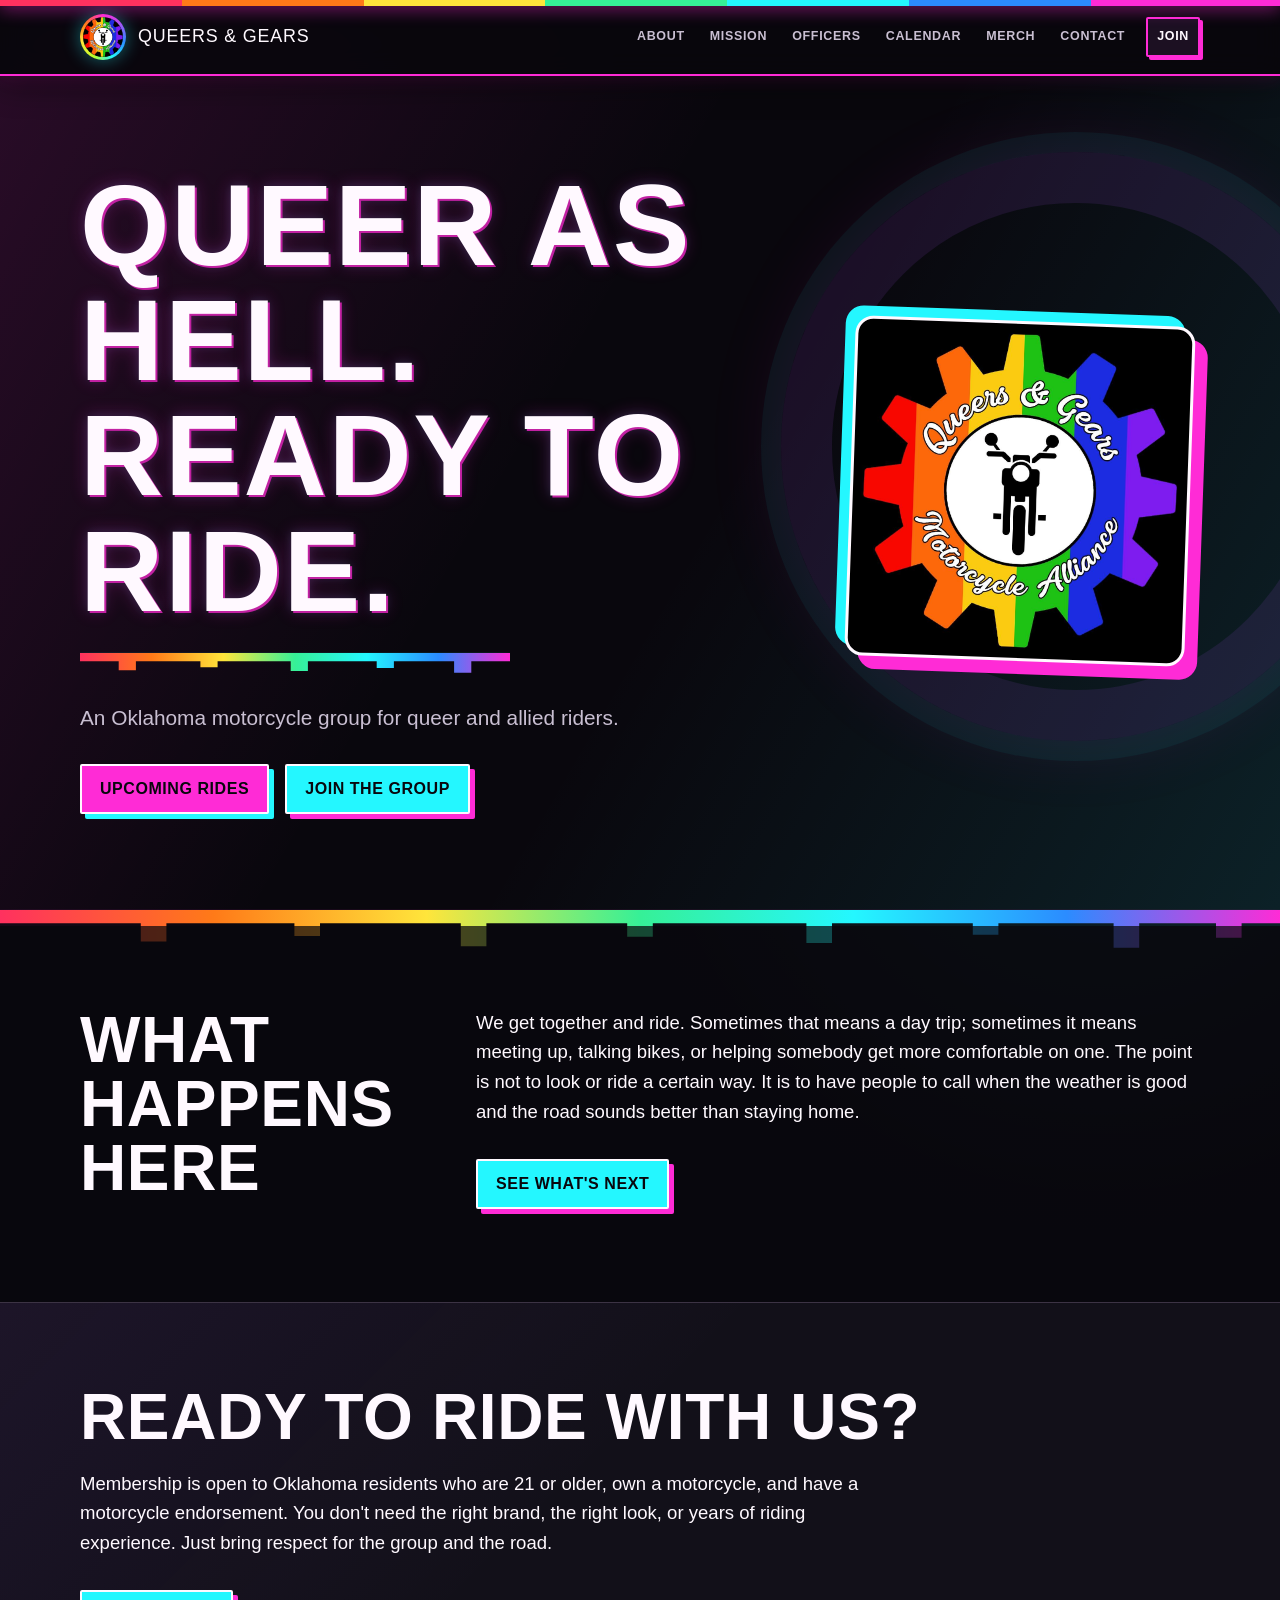
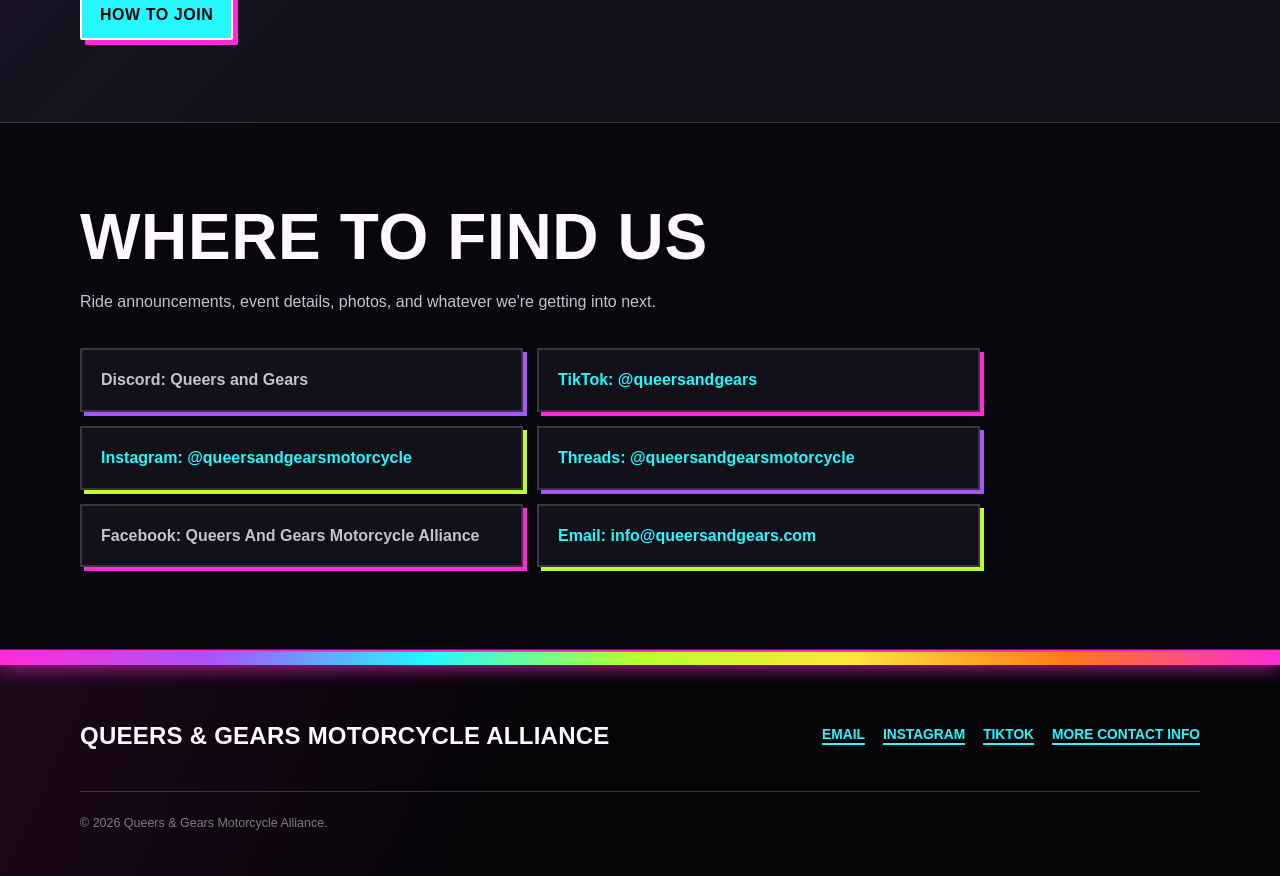
<file: index.html>
<!doctype html>
<html lang="en">
<head>
  <meta charset="utf-8">
  <meta name="viewport" content="width=device-width, initial-scale=1">
  <meta name="description" content="Queers and Gears Motorcycle Alliance is an LGBTQ+ motorcycle group for rides, meetups, and community support.">
  <title>Queers &amp; Gears Motorcycle Alliance</title>
  <link rel="icon" type="image/png" href="favicon.png">
  <link rel="stylesheet" href="styles.css">
  <script src="site.js" defer></script>
</head>
<body>
  <div data-site-header></div>

  <main>
    <section class="hero">
      <div class="container hero-grid">
        <div>
          <h1>Queer as hell. Ready to ride.</h1>
          <div class="rainbow-rule"></div>
          <p>An Oklahoma motorcycle group for queer and allied riders.</p>
          <div class="hero-actions">
            <a class="button" href="calendar.html">Upcoming rides</a>
            <a class="button" href="join.html">Join the group</a>
          </div>
        </div>

        <div class="hero-logo">
          <img src="qag.jpg" alt="Queers and Gears Motorcycle Alliance logo">
        </div>
      </div>
    </section>

    <section class="section">
      <div class="container split">
        <div>
          <h2>What happens here</h2>
        </div>
        <div class="prose">
          <p>We get together and ride. Sometimes that means a day trip; sometimes it means meeting up, talking bikes, or helping somebody get more comfortable on one. The point is not to look or ride a certain way. It is to have people to call when the weather is good and the road sounds better than staying home.</p>
          <a class="text-link" href="calendar.html">See what's next</a>
        </div>
      </div>
    </section>

    <section class="section">
      <div class="container">
        <h2>Ready to ride with us?</h2>
        <div class="prose">
          <p>Membership is open to Oklahoma residents who are 21 or older, own a motorcycle, and have a motorcycle endorsement. You don't need the right brand, the right look, or years of riding experience. Just bring respect for the group and the road.</p>
          <a class="text-link" href="join.html">How to join</a>
        </div>
      </div>
    </section>

    <section class="section">
      <div class="container">
        <div class="section-head">
          <h2>Where to find us</h2>
          <p>Ride announcements, event details, photos, and whatever we're getting into next.</p>
        </div>
        <div class="social-grid">
          <span class="social-link">Discord: Queers and Gears</span>
          <a class="social-link" href="https://www.tiktok.com/@queersandgears" target="_blank" rel="noreferrer">TikTok: @queersandgears</a>
          <a class="social-link" href="https://www.instagram.com/queersandgearsmotorcycle/" target="_blank" rel="noreferrer">Instagram: @queersandgearsmotorcycle</a>
          <a class="social-link" href="https://www.threads.net/@queersandgearsmotorcycle" target="_blank" rel="noreferrer">Threads: @queersandgearsmotorcycle</a>
          <span class="social-link">Facebook: Queers And Gears Motorcycle Alliance</span>
          <a class="social-link" href="mailto:info@queersandgears.com">Email: info@queersandgears.com</a>
        </div>
      </div>
    </section>
  </main>

  <div data-site-footer></div>
</body>
</html>
</file>
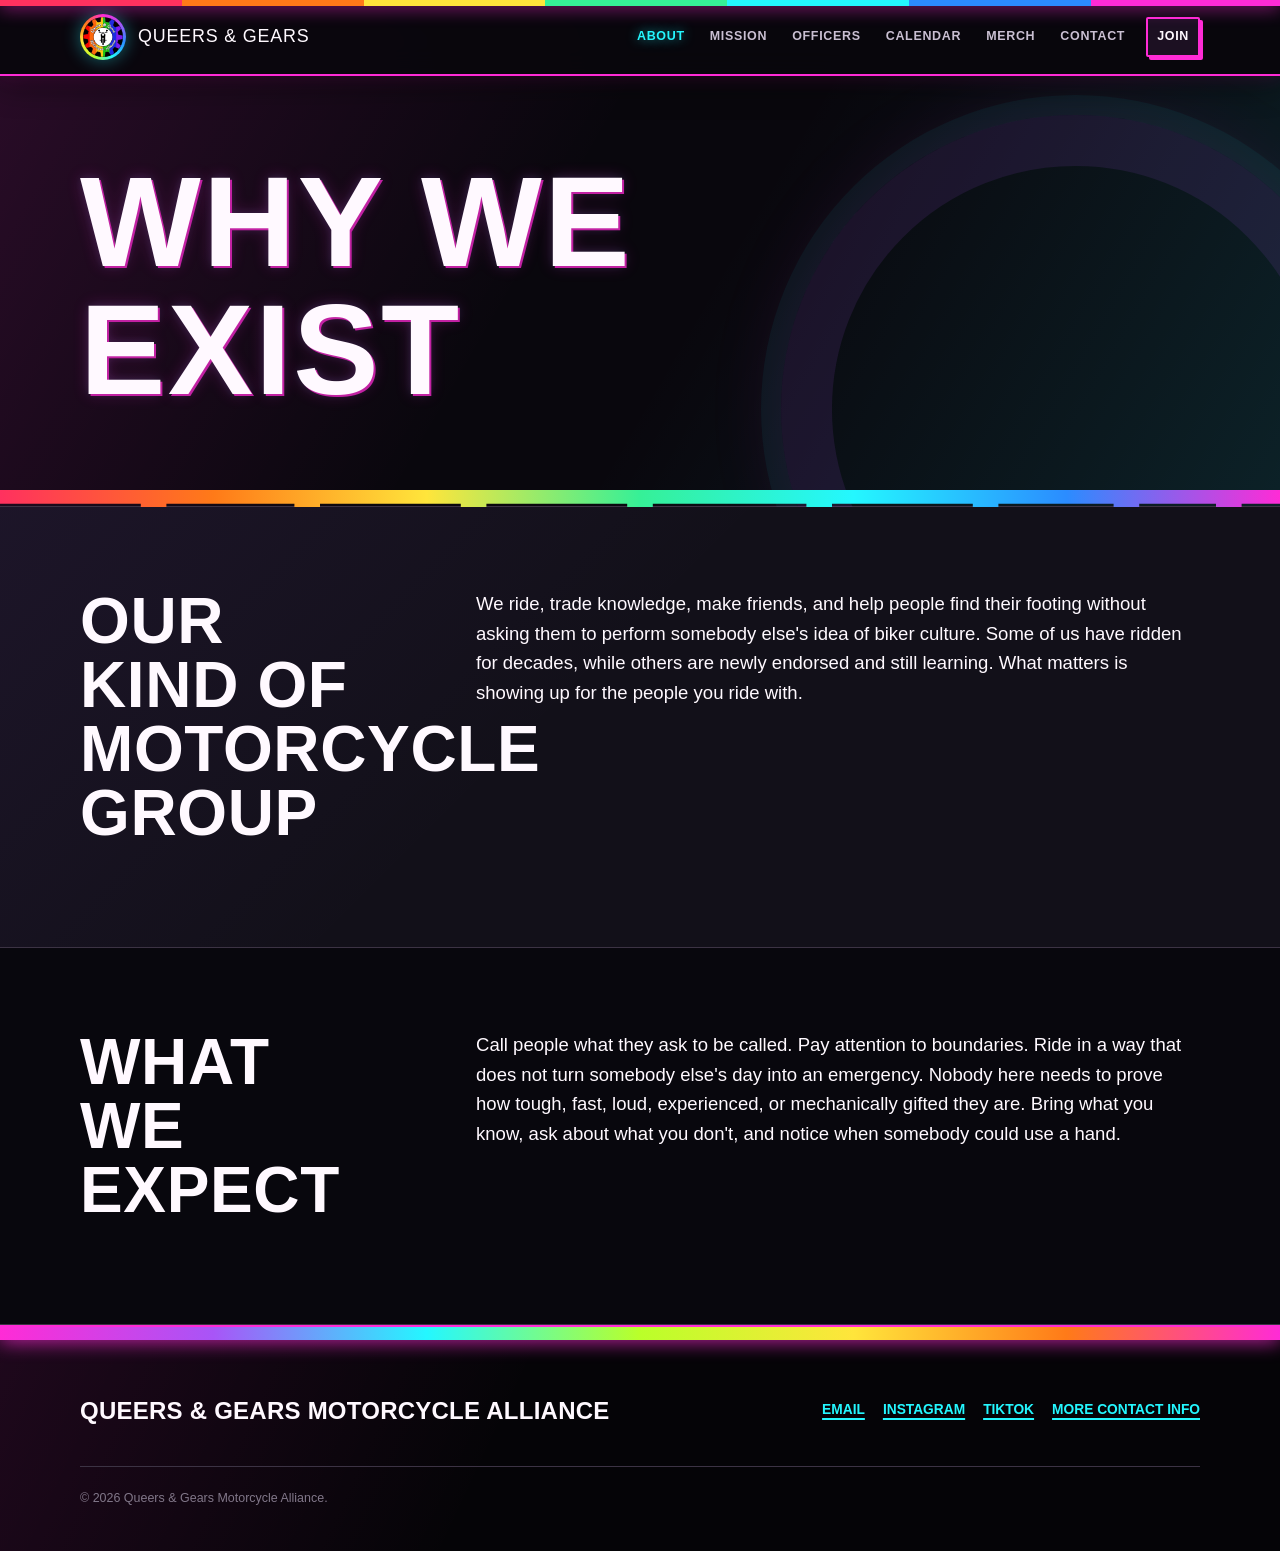
<file: about.html>
<!doctype html>
<html lang="en">
<head>
  <meta charset="utf-8">
  <meta name="viewport" content="width=device-width, initial-scale=1">
  <meta name="description" content="About Queers and Gears Motorcycle Alliance.">
  <title>About | Queers &amp; Gears Motorcycle Alliance</title>
  <link rel="icon" type="image/png" href="favicon.png">
  <link rel="stylesheet" href="styles.css">
  <script src="site.js" defer></script>
</head>
<body>
  <div data-site-header></div>

  <main>
    <header class="page-hero">
      <div class="container">
        <h1>Why we exist</h1>
      </div>
    </header>

    <section class="section">
      <div class="container split">
        <div>
          <h2>Our kind of motorcycle group</h2>
        </div>
        <div class="prose">
          <p>We ride, trade knowledge, make friends, and help people find their footing without asking them to perform somebody else's idea of biker culture. Some of us have ridden for decades, while others are newly endorsed and still learning. What matters is showing up for the people you ride with.</p>
        </div>
      </div>
    </section>

    <section class="section">
      <div class="container split">
        <div>
          <h2>What we expect</h2>
        </div>
        <div class="prose">
          <p>Call people what they ask to be called. Pay attention to boundaries. Ride in a way that does not turn somebody else's day into an emergency. Nobody here needs to prove how tough, fast, loud, experienced, or mechanically gifted they are. Bring what you know, ask about what you don't, and notice when somebody could use a hand.</p>
        </div>
      </div>
    </section>
  </main>

  <div data-site-footer></div>
</body>
</html>
</file>
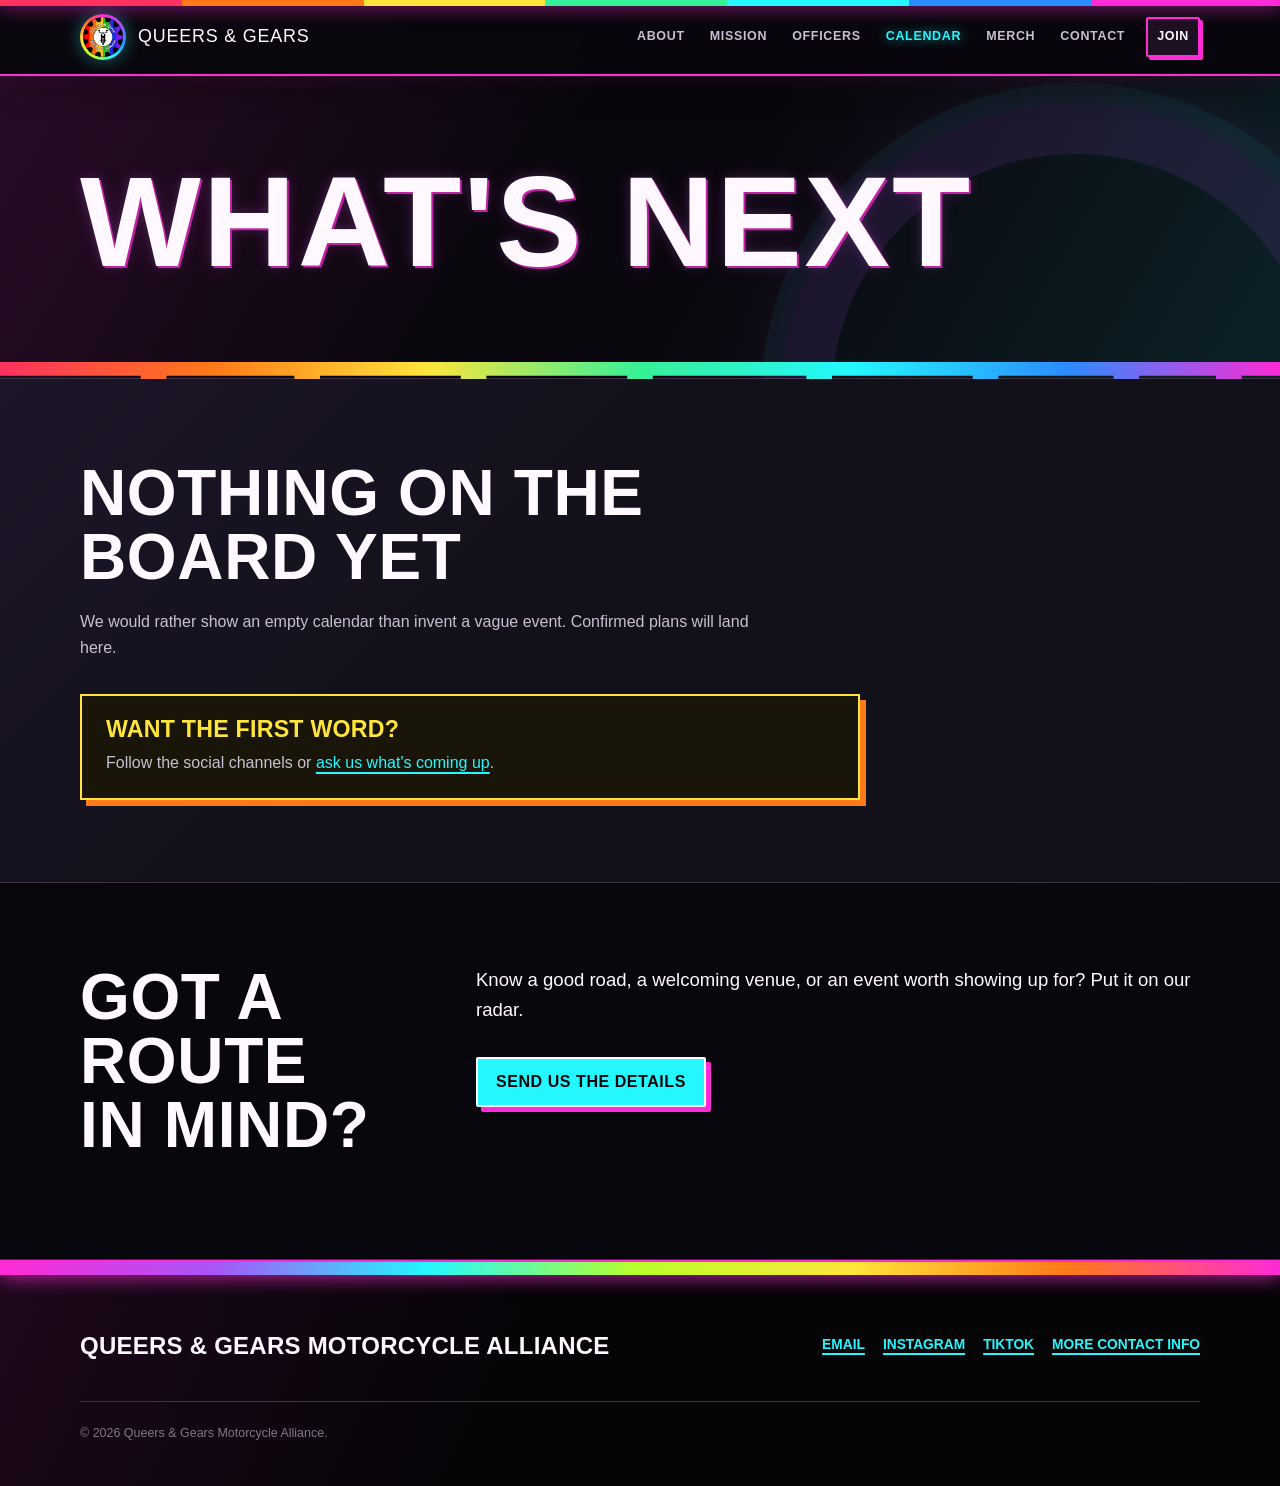
<file: calendar.html>
<!doctype html>
<html lang="en">
<head>
  <meta charset="utf-8">
  <meta name="viewport" content="width=device-width, initial-scale=1">
  <meta name="description" content="Upcoming Queers and Gears Motorcycle Alliance rides, meetups, and events.">
  <title>Calendar | Queers &amp; Gears Motorcycle Alliance</title>
  <link rel="icon" type="image/png" href="favicon.png">
  <link rel="stylesheet" href="styles.css">
  <script src="site.js" defer></script>
</head>
<body>
  <div data-site-header></div>

  <main>
    <header class="page-hero">
      <div class="container">
        <h1>What's next</h1>
      </div>
    </header>

    <section class="section">
      <div class="container">
        <div class="section-head">
          <h2>Nothing on the board yet</h2>
          <p>We would rather show an empty calendar than invent a vague event. Confirmed plans will land here.</p>
        </div>

        <div class="notice">
          <h3>Want the first word?</h3>
          <p>Follow the social channels or <a href="mailto:info@queersandgears.com?subject=Queers%20and%20Gears%20events">ask us what's coming up</a>.</p>
        </div>
      </div>
    </section>

    <section class="section">
      <div class="container split">
        <div>
          <h2>Got a route in mind?</h2>
        </div>
        <div class="prose">
          <p>Know a good road, a welcoming venue, or an event worth showing up for? Put it on our radar.</p>
          <a class="text-link" href="mailto:info@queersandgears.com?subject=Event%20idea">Send us the details</a>
        </div>
      </div>
    </section>
  </main>

  <div data-site-footer></div>
</body>
</html>
</file>
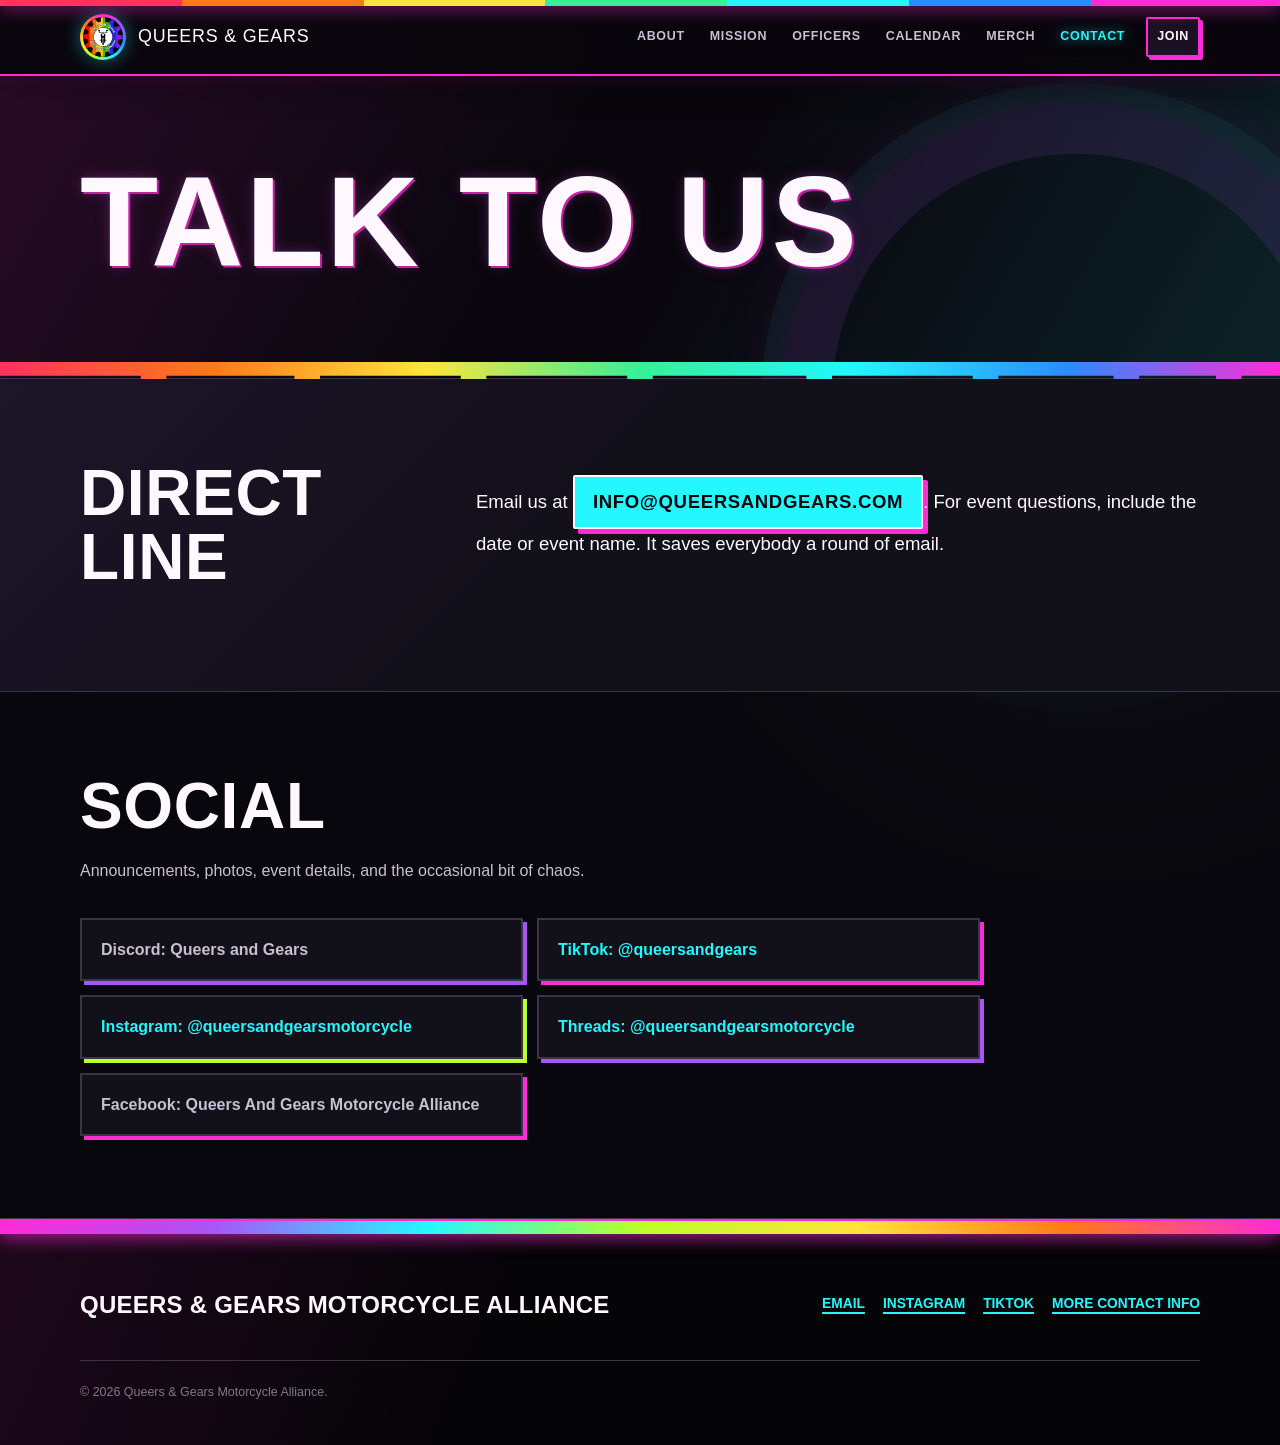
<file: contact.html>
<!doctype html>
<html lang="en">
<head>
  <meta charset="utf-8">
  <meta name="viewport" content="width=device-width, initial-scale=1">
  <meta name="description" content="Contact Queers and Gears Motorcycle Alliance by email or connect with us on social media.">
  <title>Contact | Queers &amp; Gears Motorcycle Alliance</title>
  <link rel="icon" type="image/png" href="favicon.png">
  <link rel="stylesheet" href="styles.css">
  <script src="site.js" defer></script>
</head>
<body>
  <div data-site-header></div>

  <main>
    <header class="page-hero">
      <div class="container">
        <h1>Talk to us</h1>
      </div>
    </header>

    <section class="section">
      <div class="container split">
        <div>
          <h2>Direct line</h2>
        </div>
        <div class="prose">
          <p>Email us at <a class="text-link" href="mailto:info@queersandgears.com">info@queersandgears.com</a>. For event questions, include the date or event name. It saves everybody a round of email.</p>
        </div>
      </div>
    </section>

    <section class="section">
      <div class="container">
        <div class="section-head">
          <h2>Social</h2>
          <p>Announcements, photos, event details, and the occasional bit of chaos.</p>
        </div>
        <div class="social-grid">
          <span class="social-link">Discord: Queers and Gears</span>
          <a class="social-link" href="https://www.tiktok.com/@queersandgears" target="_blank" rel="noreferrer">TikTok: @queersandgears</a>
          <a class="social-link" href="https://www.instagram.com/queersandgearsmotorcycle/" target="_blank" rel="noreferrer">Instagram: @queersandgearsmotorcycle</a>
          <a class="social-link" href="https://www.threads.net/@queersandgearsmotorcycle" target="_blank" rel="noreferrer">Threads: @queersandgearsmotorcycle</a>
          <span class="social-link">Facebook: Queers And Gears Motorcycle Alliance</span>
        </div>
      </div>
    </section>
  </main>

  <div data-site-footer></div>
</body>
</html>
</file>
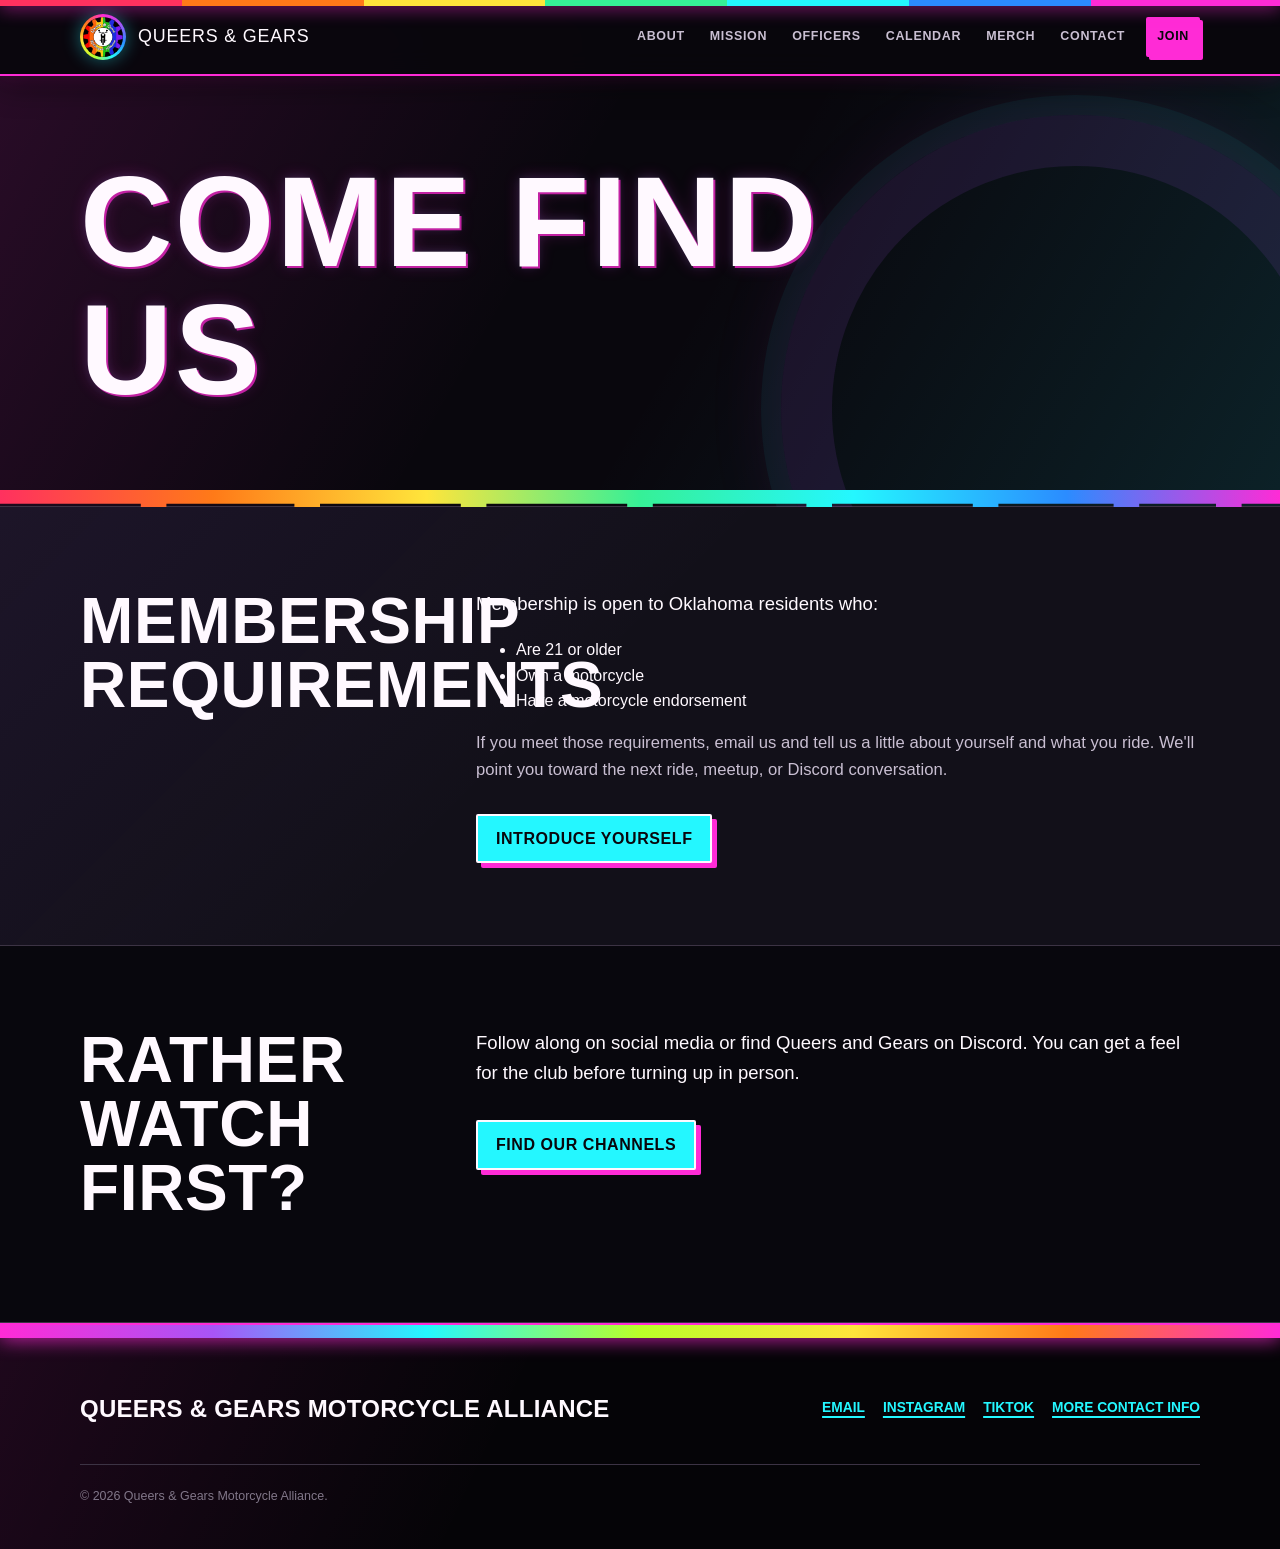
<file: join.html>
<!doctype html>
<html lang="en">
<head>
  <meta charset="utf-8">
  <meta name="viewport" content="width=device-width, initial-scale=1">
  <meta name="description" content="Learn how to join Queers and Gears Motorcycle Alliance.">
  <title>Join | Queers &amp; Gears Motorcycle Alliance</title>
  <link rel="icon" type="image/png" href="favicon.png">
  <link rel="stylesheet" href="styles.css">
  <script src="site.js" defer></script>
</head>
<body>
  <div data-site-header></div>

  <main>
    <header class="page-hero">
      <div class="container">
        <h1>Come find us</h1>
      </div>
    </header>

    <section class="section">
      <div class="container split">
        <div>
          <h2>Membership requirements</h2>
        </div>
        <div class="prose">
          <p>Membership is open to Oklahoma residents who:</p>
          <ul>
            <li>Are 21 or older</li>
            <li>Own a motorcycle</li>
            <li>Have a motorcycle endorsement</li>
          </ul>
          <p>If you meet those requirements, email us and tell us a little about yourself and what you ride. We'll point you toward the next ride, meetup, or Discord conversation.</p>
          <a class="text-link" href="mailto:info@queersandgears.com">Introduce yourself</a>
        </div>
      </div>
    </section>

    <section class="section">
      <div class="container split">
        <div>
          <h2>Rather watch first?</h2>
        </div>
        <div class="prose">
          <p>Follow along on social media or find Queers and Gears on Discord. You can get a feel for the club before turning up in person.</p>
          <a class="text-link" href="contact.html">Find our channels</a>
        </div>
      </div>
    </section>
  </main>

  <div data-site-footer></div>
</body>
</html>
</file>
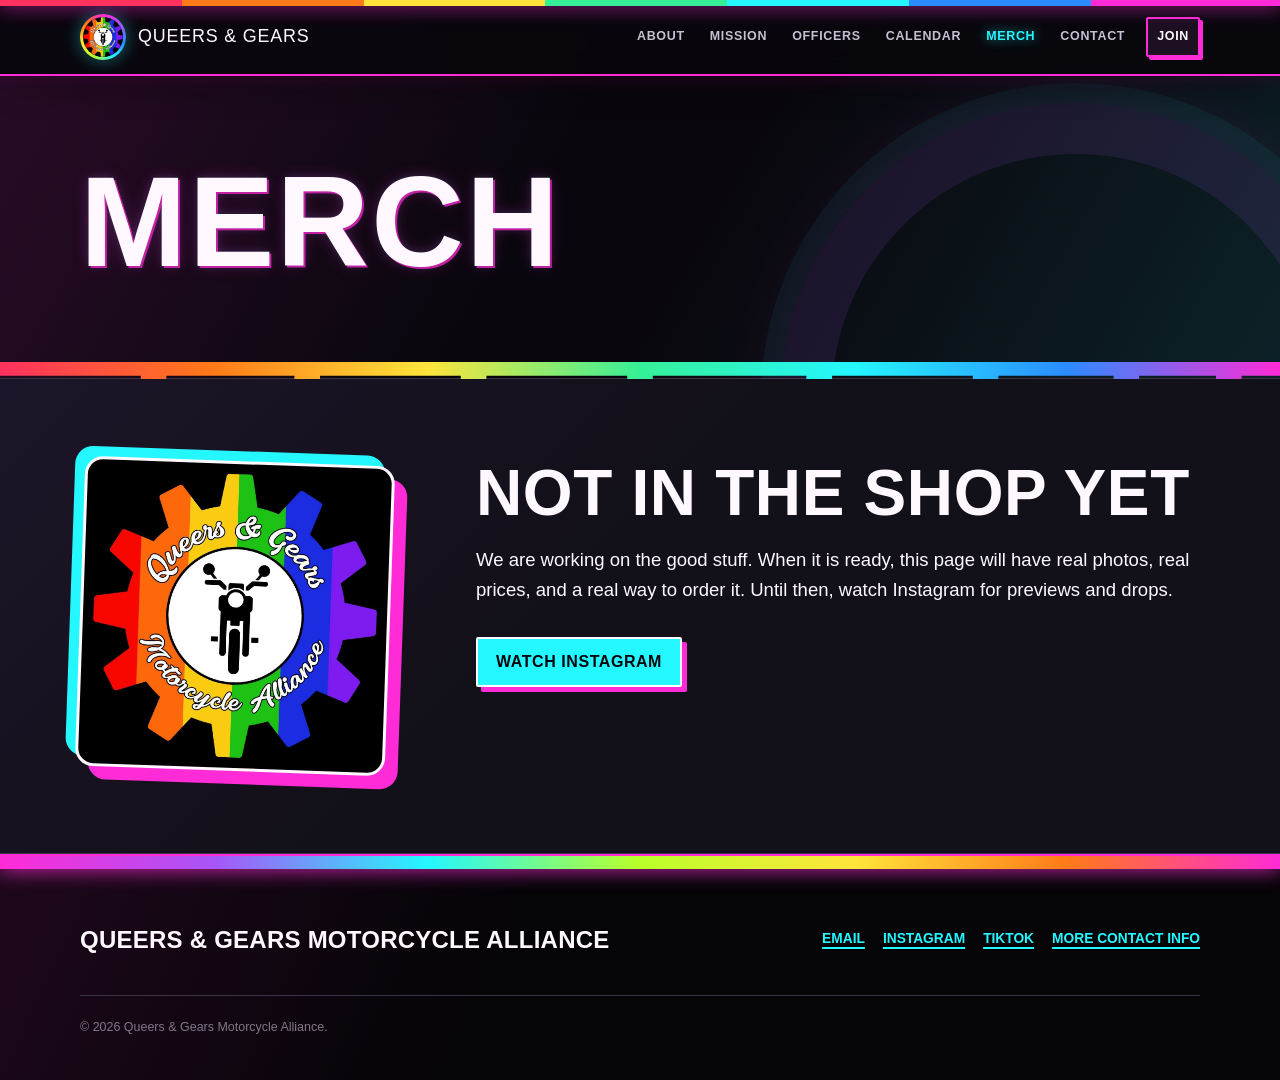
<file: merch.html>
<!doctype html>
<html lang="en">
<head>
  <meta charset="utf-8">
  <meta name="viewport" content="width=device-width, initial-scale=1">
  <meta name="description" content="Official merchandise from Queers and Gears Motorcycle Alliance.">
  <title>Merch | Queers &amp; Gears Motorcycle Alliance</title>
  <link rel="icon" type="image/png" href="favicon.png">
  <link rel="stylesheet" href="styles.css">
  <script src="site.js" defer></script>
</head>
<body>
  <div data-site-header></div>

  <main>
    <header class="page-hero">
      <div class="container">
        <h1>Merch</h1>
      </div>
    </header>

    <section class="section">
      <div class="container split">
        <div class="hero-logo">
          <img src="qag.jpg" alt="Queers and Gears Motorcycle Alliance logo">
        </div>
        <div class="prose">
          <h2>Not in the shop yet</h2>
          <p>We are working on the good stuff. When it is ready, this page will have real photos, real prices, and a real way to order it. Until then, watch Instagram for previews and drops.</p>
          <a class="text-link" href="https://www.instagram.com/queersandgearsmotorcycle/" target="_blank" rel="noreferrer">Watch Instagram</a>
        </div>
      </div>
    </section>
  </main>

  <div data-site-footer></div>
</body>
</html>
</file>
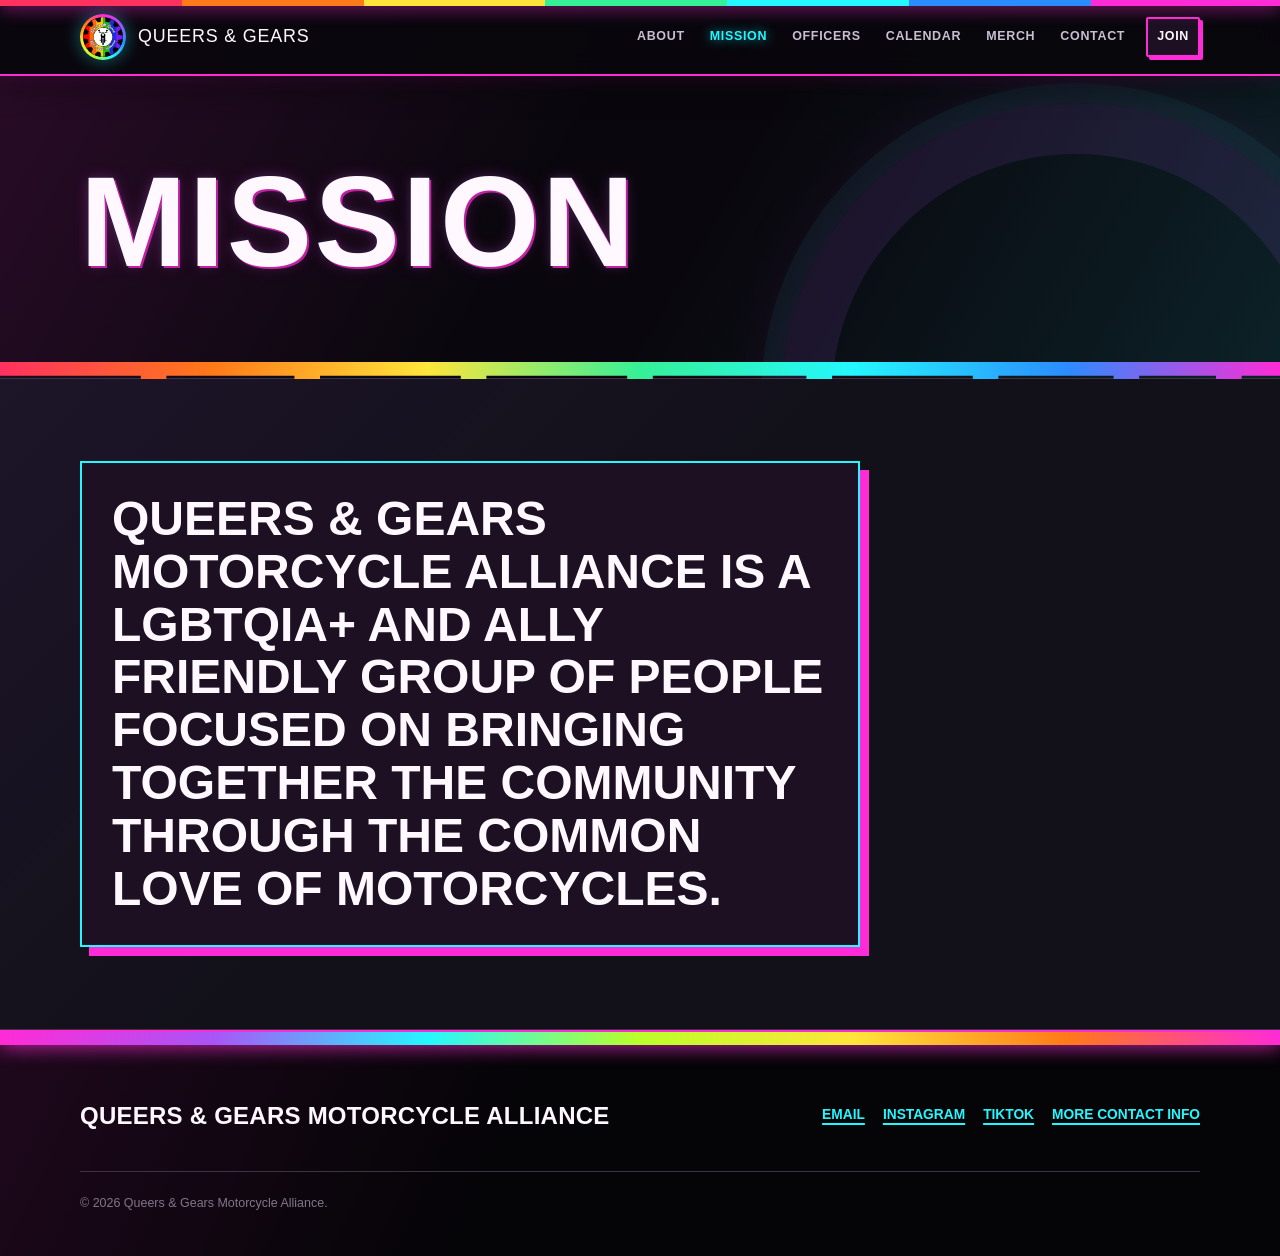
<file: mission.html>
<!doctype html>
<html lang="en">
<head>
  <meta charset="utf-8">
  <meta name="viewport" content="width=device-width, initial-scale=1">
  <meta name="description" content="The mission of Queers and Gears Motorcycle Alliance.">
  <title>Mission | Queers &amp; Gears Motorcycle Alliance</title>
  <link rel="icon" type="image/png" href="favicon.png">
  <link rel="stylesheet" href="styles.css">
  <script src="site.js" defer></script>
</head>
<body>
  <div data-site-header></div>

  <main>
    <header class="page-hero">
      <div class="container">
        <h1>Mission</h1>
      </div>
    </header>

    <section class="section">
      <div class="container">
        <div class="quote-card">
          <blockquote>Queers &amp; Gears Motorcycle Alliance is a LGBTQIA+ and ally friendly group of people focused on bringing together the community through the common love of motorcycles.</blockquote>
        </div>
      </div>
    </section>
  </main>

  <div data-site-footer></div>
</body>
</html>
</file>
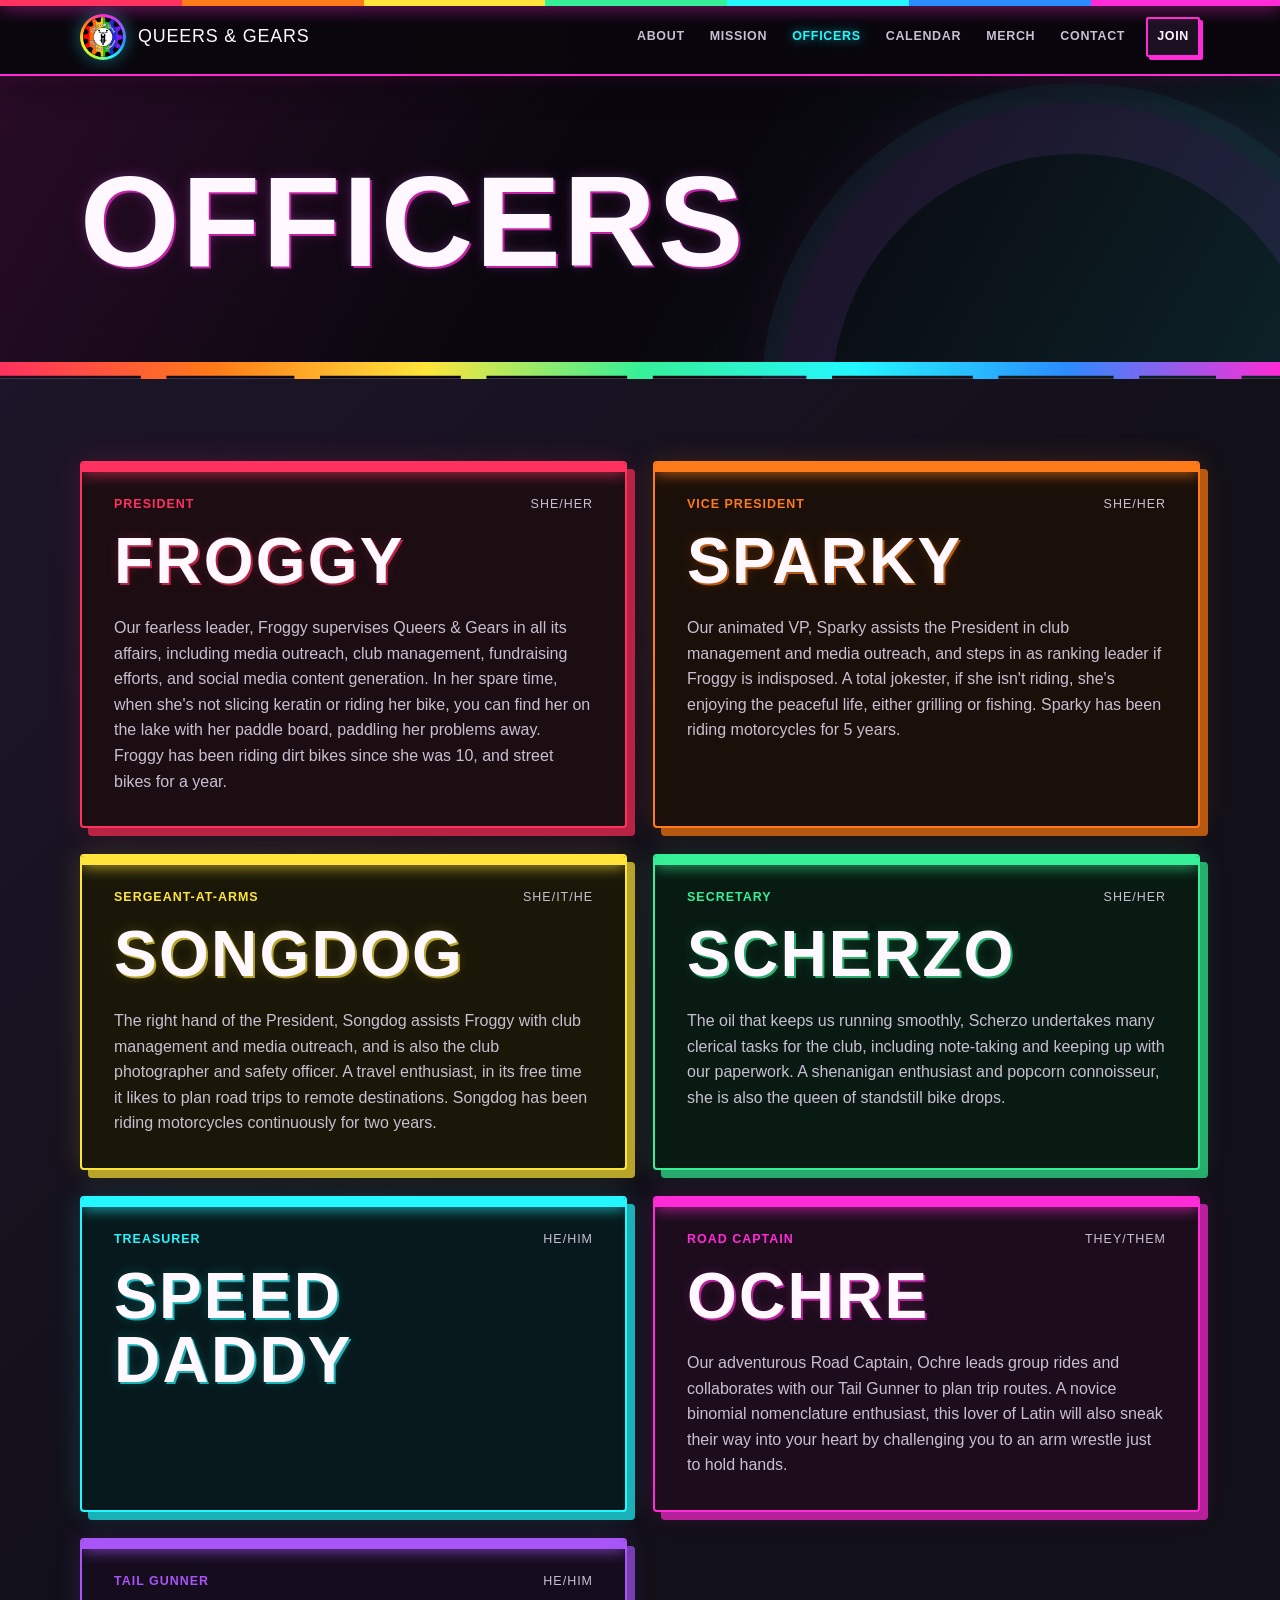
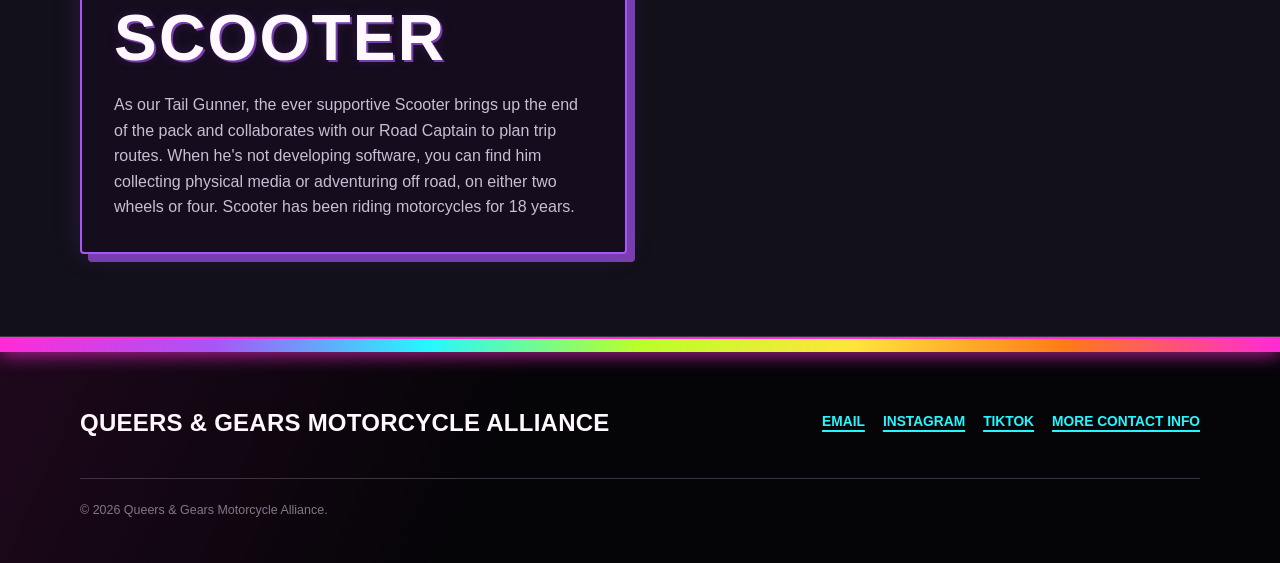
<file: officers.html>
<!doctype html>
<html lang="en">
<head>
  <meta charset="utf-8">
  <meta name="viewport" content="width=device-width, initial-scale=1">
  <meta name="description" content="Meet the officers of Queers and Gears Motorcycle Alliance.">
  <title>Officers | Queers &amp; Gears Motorcycle Alliance</title>
  <link rel="icon" type="image/png" href="favicon.png">
  <link rel="stylesheet" href="styles.css">
  <script src="site.js" defer></script>
</head>
<body>
  <div data-site-header></div>

  <main>
    <header class="page-hero">
      <div class="container">
        <h1>Officers</h1>
      </div>
    </header>

    <section class="section">
      <div class="container">
        <div class="officer-grid">
          <article class="officer-card">
            <header class="officer-heading">
              <div class="officer-meta">
                <p class="role">President</p>
                <p class="pronouns">She/Her</p>
              </div>
              <h2>Froggy</h2>
            </header>
            <p class="officer-bio">Our fearless leader, Froggy supervises Queers &amp; Gears in all its affairs, including media outreach, club management, fundraising efforts, and social media content generation. In her spare time, when she's not slicing keratin or riding her bike, you can find her on the lake with her paddle board, paddling her problems away. Froggy has been riding dirt bikes since she was 10, and street bikes for a year.</p>
          </article>

          <article class="officer-card">
            <header class="officer-heading">
              <div class="officer-meta">
                <p class="role">Vice President</p>
                <p class="pronouns">She/Her</p>
              </div>
              <h2>Sparky</h2>
            </header>
            <p class="officer-bio">Our animated VP, Sparky assists the President in club management and media outreach, and steps in as ranking leader if Froggy is indisposed. A total jokester, if she isn't riding, she's enjoying the peaceful life, either grilling or fishing. Sparky has been riding motorcycles for 5 years.</p>
          </article>

          <article class="officer-card">
            <header class="officer-heading">
              <div class="officer-meta">
                <p class="role">Sergeant-at-Arms</p>
                <p class="pronouns">She/It/He</p>
              </div>
              <h2>Songdog</h2>
            </header>
            <p class="officer-bio">The right hand of the President, Songdog assists Froggy with club management and media outreach, and is also the club photographer and safety officer. A travel enthusiast, in its free time it likes to plan road trips to remote destinations. Songdog has been riding motorcycles continuously for two years.</p>
          </article>

          <article class="officer-card">
            <header class="officer-heading">
              <div class="officer-meta">
                <p class="role">Secretary</p>
                <p class="pronouns">She/Her</p>
              </div>
              <h2>Scherzo</h2>
            </header>
            <p class="officer-bio">The oil that keeps us running smoothly, Scherzo undertakes many clerical tasks for the club, including note-taking and keeping up with our paperwork. A shenanigan enthusiast and popcorn connoisseur, she is also the queen of standstill bike drops.</p>
          </article>

          <article class="officer-card">
            <header class="officer-heading">
              <div class="officer-meta">
                <p class="role">Treasurer</p>
                <p class="pronouns">He/Him</p>
              </div>
              <h2>Speed Daddy</h2>
            </header>
          </article>

          <article class="officer-card">
            <header class="officer-heading">
              <div class="officer-meta">
                <p class="role">Road Captain</p>
                <p class="pronouns">They/Them</p>
              </div>
              <h2>Ochre</h2>
            </header>
            <p class="officer-bio">Our adventurous Road Captain, Ochre leads group rides and collaborates with our Tail Gunner to plan trip routes. A novice binomial nomenclature enthusiast, this lover of Latin will also sneak their way into your heart by challenging you to an arm wrestle just to hold hands.</p>
          </article>

          <article class="officer-card">
            <header class="officer-heading">
              <div class="officer-meta">
                <p class="role">Tail Gunner</p>
                <p class="pronouns">He/Him</p>
              </div>
              <h2>Scooter</h2>
            </header>
            <p class="officer-bio">As our Tail Gunner, the ever supportive Scooter brings up the end of the pack and collaborates with our Road Captain to plan trip routes. When he's not developing software, you can find him collecting physical media or adventuring off road, on either two wheels or four. Scooter has been riding motorcycles for 18 years.</p>
          </article>
        </div>
      </div>
    </section>
  </main>

  <div data-site-footer></div>
</body>
</html>
</file>
<file: styles.css>
:root {
  --ink: #fff9ff;
  --muted: #c9bfd2;
  --paper: #09070d;
  --surface: #121019;
  --surface-hot: #1c1022;
  --line: #3c3344;
  --pink: #ff2bd6;
  --cyan: #24f7ff;
  --lime: #baff29;
  --purple: #a855f7;
  --red: #ff315f;
  --orange: #ff7a18;
  --yellow: #ffe53b;
  --green: #36f097;
  --blue: #2b8cff;
  --max: 1120px;
  --reading: 780px;
  --display: Impact, Haettenschweiler, "Arial Narrow Bold", sans-serif;
  --body: "Helvetica Neue", Helvetica, Arial, sans-serif;
  color-scheme: dark;
}

* { box-sizing: border-box; }

html {
  scroll-behavior: smooth;
  background: var(--paper);
}

body {
  min-height: 100vh;
  margin: 0;
  overflow-x: hidden;
  color: var(--ink);
  background:
    radial-gradient(circle at 15% 8%, rgb(255 43 214 / 13%), transparent 28rem),
    radial-gradient(circle at 86% 30%, rgb(36 247 255 / 10%), transparent 31rem),
    var(--paper);
  font-family: var(--body);
  line-height: 1.6;
  -webkit-font-smoothing: antialiased;
}

body::before {
  position: fixed;
  inset: 0 0 auto;
  z-index: 120;
  height: 6px;
  content: "";
  background: linear-gradient(90deg,
    var(--red) 0 14.2%,
    var(--orange) 14.2% 28.4%,
    var(--yellow) 28.4% 42.6%,
    var(--green) 42.6% 56.8%,
    var(--cyan) 56.8% 71%,
    var(--blue) 71% 85.2%,
    var(--pink) 85.2%);
  box-shadow: 0 0 18px var(--pink);
}

body::after {
  position: fixed;
  inset: 0;
  z-index: -1;
  pointer-events: none;
  content: "";
  opacity: .17;
  background-image:
    linear-gradient(rgb(255 255 255 / 3%) 1px, transparent 1px),
    linear-gradient(90deg, rgb(255 255 255 / 3%) 1px, transparent 1px);
  background-size: 32px 32px;
  mask-image: linear-gradient(to bottom, #000, transparent 72%);
}

::selection {
  color: #08070b;
  background: var(--lime);
}

a {
  color: var(--cyan);
  text-decoration-thickness: 2px;
  text-underline-offset: 4px;
}

a:hover { color: var(--pink); }

a:focus-visible,
button:focus-visible {
  outline: 3px solid var(--yellow);
  outline-offset: 4px;
}

img {
  display: block;
  max-width: 100%;
}

h1, h2, h3, p { margin-top: 0; }

h1, h2, h3 {
  line-height: 1;
  letter-spacing: .01em;
}

h1, h2 {
  font-family: var(--display);
  font-weight: 900;
  text-transform: uppercase;
}

h1 {
  margin-bottom: 22px;
  font-size: clamp(3.5rem, 9vw, 7.5rem);
}

h2 {
  margin-bottom: 20px;
  font-size: clamp(2.3rem, 5vw, 4.2rem);
}

h3 {
  margin-bottom: 9px;
  font-size: 1.12rem;
}

.container {
  width: min(calc(100% - 48px), var(--max));
  margin: 0 auto;
}

main { overflow: hidden; }

.site-header {
  position: sticky;
  top: 0;
  z-index: 100;
  border-bottom: 2px solid var(--pink);
  background: rgb(9 7 13 / 92%);
  box-shadow: 0 8px 32px rgb(0 0 0 / 45%), 0 0 18px rgb(255 43 214 / 22%);
  backdrop-filter: blur(14px);
}

.nav-wrap {
  min-height: 74px;
  display: flex;
  align-items: center;
  justify-content: space-between;
  gap: 26px;
}

.brand {
  display: inline-flex;
  align-items: center;
  gap: 12px;
  color: var(--ink);
  font-family: var(--display);
  font-size: 1.12rem;
  line-height: 1;
  text-decoration: none;
  text-transform: uppercase;
  letter-spacing: .045em;
}

.brand:hover { color: var(--cyan); }

.brand-mark {
  width: 46px;
  height: 46px;
  padding: 3px;
  overflow: hidden;
  flex: 0 0 auto;
  border-radius: 50%;
  background: conic-gradient(var(--pink), var(--purple), var(--blue), var(--cyan), var(--lime), var(--yellow), var(--orange), var(--pink));
  box-shadow: 0 0 18px rgb(36 247 255 / 40%);
}

.brand-mark img {
  width: 100%;
  height: 100%;
  border-radius: 50%;
  object-fit: cover;
}

.nav {
  display: flex;
  align-items: center;
  gap: 7px;
}

.nav a {
  padding: 8px 9px;
  color: var(--muted);
  font-size: .78rem;
  font-weight: 800;
  text-decoration: none;
  text-transform: uppercase;
  letter-spacing: .055em;
}

.nav a:hover,
.nav a:focus,
.nav a[aria-current="page"] {
  color: var(--cyan);
  text-shadow: 0 0 12px rgb(36 247 255 / 65%);
}

.nav a:last-child {
  margin-left: 5px;
  border: 2px solid var(--pink);
  border-radius: 2px;
  color: var(--ink);
  background: var(--surface-hot);
  box-shadow: 3px 3px 0 var(--pink);
}

.nav a:last-child:hover,
.nav a:last-child:focus,
.nav a:last-child[aria-current="page"] {
  color: #07060a;
  background: var(--pink);
  text-shadow: none;
}

.nav-toggle {
  display: none;
  padding: 4px 8px;
  border: 2px solid var(--cyan);
  background: transparent;
  color: var(--cyan);
  font-size: 1.5rem;
  line-height: 1;
  cursor: pointer;
}

.hero,
.page-hero {
  position: relative;
  isolation: isolate;
  border-bottom: 0;
  background:
    linear-gradient(120deg, rgb(255 43 214 / 13%), transparent 42%),
    linear-gradient(300deg, rgb(36 247 255 / 11%), transparent 46%),
    var(--paper);
}

.hero {
  min-height: 610px;
  display: grid;
  align-items: center;
  padding: 92px 0 112px;
}

.hero::before,
.page-hero::before {
  position: absolute;
  top: 9%;
  right: -7%;
  z-index: -1;
  width: clamp(240px, 38vw, 560px);
  aspect-ratio: 1;
  border: clamp(22px, 4vw, 54px) solid rgb(168 85 247 / 11%);
  border-radius: 50%;
  content: "";
  box-shadow:
    0 0 0 20px rgb(36 247 255 / 5%),
    0 0 80px rgb(255 43 214 / 10%);
}

.hero::after,
.page-hero::after {
  position: absolute;
  right: 0;
  bottom: -22px;
  left: 0;
  z-index: 3;
  height: 38px;
  content: "";
  background: linear-gradient(90deg, var(--red), var(--orange), var(--yellow), var(--green), var(--cyan), var(--blue), var(--pink));
  clip-path: polygon(
    0 0, 100% 0, 100% 36%, 97% 36%, 97% 74%, 95% 74%, 95% 36%,
    89% 36%, 89% 100%, 87% 100%, 87% 36%, 78% 36%, 78% 66%, 76% 66%,
    76% 36%, 65% 36%, 65% 88%, 63% 88%, 63% 36%, 51% 36%, 51% 71%,
    49% 71%, 49% 36%, 38% 36%, 38% 96%, 36% 96%, 36% 36%, 25% 36%,
    25% 69%, 23% 69%, 23% 36%, 13% 36%, 13% 84%, 11% 84%, 11% 36%,
    0 36%
  );
  filter: drop-shadow(0 0 12px rgb(255 43 214 / 55%));
}

.hero-grid {
  display: grid;
  align-items: center;
  gap: 72px;
  grid-template-columns: minmax(0, 1fr) minmax(260px, 350px);
}

.hero h1 {
  max-width: 760px;
  color: var(--ink);
  font-size: clamp(4rem, 9vw, 8rem);
  letter-spacing: .015em;
  text-shadow:
    2px 2px 0 color-mix(in srgb, var(--pink) 76%, #000),
    0 0 18px rgb(255 43 214 / 24%),
    0 0 10px rgb(36 247 255 / 12%);
}

.hero p {
  max-width: var(--reading);
  margin: 0 0 20px;
  color: var(--muted);
  font-size: clamp(1.08rem, 2vw, 1.3rem);
}

.hero-logo {
  width: min(100%, 340px);
  aspect-ratio: 1;
  padding: 8px;
  overflow: hidden;
  border: 3px solid var(--ink);
  border-radius: 18px;
  background: #000;
  box-shadow:
    13px 13px 0 var(--pink),
    -10px -10px 0 var(--cyan);
  transform: rotate(2deg);
}

.hero-logo img {
  width: 100%;
  height: 100%;
  border-radius: 10px;
  object-fit: cover;
}

.hero-actions {
  display: flex;
  flex-wrap: wrap;
  gap: 16px;
  margin-top: 30px;
}

.button,
.button-light,
.text-link {
  display: inline-flex;
  min-height: 48px;
  align-items: center;
  justify-content: center;
  padding: 10px 18px;
  border: 2px solid var(--ink);
  border-radius: 2px;
  background: var(--pink);
  box-shadow: 5px 5px 0 var(--cyan);
  color: #09070d !important;
  font-weight: 900;
  text-decoration: none;
  text-transform: uppercase;
  letter-spacing: .035em;
  transition: transform 120ms ease, box-shadow 120ms ease, background 120ms ease;
}

.hero-actions .button:nth-child(2),
.button-light,
.text-link {
  background: var(--cyan);
  box-shadow: 5px 5px 0 var(--pink);
}

.button:hover,
.button:focus,
.button-light:hover,
.button-light:focus,
.text-link:hover,
.text-link:focus {
  background: var(--lime);
  box-shadow: 2px 2px 0 var(--pink);
  color: #09070d !important;
  transform: translate(3px, 3px);
}

.rainbow-rule {
  width: min(430px, 82vw);
  height: 20px;
  margin: 24px 0 28px;
  background: linear-gradient(90deg, var(--red), var(--orange), var(--yellow), var(--green), var(--cyan), var(--blue), var(--pink));
  clip-path: polygon(0 0, 100% 0, 100% 42%, 91% 42%, 91% 100%, 87% 100%, 87% 42%, 73% 42%, 73% 76%, 69% 76%, 69% 42%, 53% 42%, 53% 91%, 49% 91%, 49% 42%, 32% 42%, 32% 72%, 28% 72%, 28% 42%, 13% 42%, 13% 87%, 9% 87%, 9% 42%, 0 42%);
  filter: drop-shadow(0 0 9px rgb(36 247 255 / 55%));
}

.section,
.page-hero {
  padding: 82px 0;
  border-bottom: 1px solid var(--line);
}

.section {
  position: relative;
  background: rgb(9 7 13 / 72%);
}

.section:nth-of-type(odd) {
  background:
    linear-gradient(135deg, rgb(168 85 247 / 7%), transparent 45%),
    var(--surface);
}

.page-hero {
  padding-top: 82px;
  padding-bottom: 92px;
}

.page-hero h1 {
  max-width: 920px;
  margin-bottom: 0;
  color: var(--ink);
  font-size: clamp(4rem, 10vw, 8rem);
  letter-spacing: .018em;
  text-shadow:
    2px 2px 0 color-mix(in srgb, var(--pink) 76%, #000),
    0 0 16px rgb(255 43 214 / 22%),
    0 0 9px rgb(36 247 255 / 11%);
}

.section-tint { background: var(--surface); }

.section-dark {
  background: #050407;
  color: var(--ink);
}

.section-head {
  max-width: var(--reading);
  margin-bottom: 34px;
}

.section-head > p {
  max-width: 680px;
  margin: 0;
  color: var(--muted);
}

.cards {
  display: grid;
  gap: 22px;
  grid-template-columns: repeat(3, minmax(0, 1fr));
  counter-reset: feature-card;
}

.card {
  position: relative;
  min-height: 100%;
  padding: 29px 25px 27px;
  border: 2px solid var(--line);
  border-radius: 3px;
  background: #0d0b12;
  box-shadow: 7px 7px 0 var(--purple);
  counter-increment: feature-card;
}

.card:nth-child(2) {
  box-shadow: 7px 7px 0 var(--cyan);
  transform: translateY(12px) rotate(.5deg);
}

.card:nth-child(3) { box-shadow: 7px 7px 0 var(--pink); }

.card::before {
  display: block;
  margin-bottom: 26px;
  color: var(--lime);
  content: "0" counter(feature-card);
  font-family: var(--display);
  font-size: 2.3rem;
  line-height: 1;
  text-shadow:
    1px 1px 0 color-mix(in srgb, var(--purple) 72%, #000),
    0 0 10px rgb(168 85 247 / 20%);
}

.card h3 {
  color: var(--ink);
  font-family: var(--display);
  font-size: 1.8rem;
  text-transform: uppercase;
}

.card p {
  margin: 8px 0 0;
  color: var(--muted);
}

.card-number { display: none; }

.split {
  display: grid;
  align-items: start;
  gap: clamp(36px, 7vw, 86px);
  grid-template-columns: minmax(190px, 310px) minmax(0, 1fr);
}

.split > h2 {
  color: var(--cyan);
  letter-spacing: .025em;
  text-shadow:
    2px 2px 0 color-mix(in srgb, var(--purple) 72%, #000),
    0 0 11px rgb(36 247 255 / 15%);
}

.prose {
  max-width: var(--reading);
}

.prose p {
  color: var(--muted);
  font-size: 1.04rem;
}

.prose p:first-of-type {
  color: var(--ink);
  font-size: 1.16rem;
}

.prose .text-link { margin-top: 14px; }

.quote-card {
  max-width: var(--reading);
  padding: 30px;
  border: 2px solid var(--cyan);
  background: var(--surface-hot);
  box-shadow: 9px 9px 0 var(--pink);
  color: var(--ink);
}

.quote-card blockquote {
  margin: 0;
  font-family: var(--display);
  font-size: clamp(1.7rem, 4vw, 3rem);
  font-weight: 900;
  line-height: 1.1;
  text-transform: uppercase;
}

.focus-list,
.calendar-list,
.social-grid,
.steps {
  max-width: 900px;
}

.officer-grid {
  display: grid;
  gap: 26px;
  grid-template-columns: repeat(2, minmax(0, 1fr));
}

.officer-card {
  --officer-accent: var(--pink);
  --officer-tint: #180d1d;
  position: relative;
  min-height: 100%;
  padding: 32px;
  overflow: hidden;
  border: 2px solid var(--officer-accent);
  border-radius: 4px;
  background: var(--officer-tint);
  box-shadow:
    8px 8px 0 color-mix(in srgb, var(--officer-accent) 72%, #000),
    0 0 28px color-mix(in srgb, var(--officer-accent) 17%, transparent);
}

.officer-card::before {
  position: absolute;
  inset: 0 0 auto;
  height: 9px;
  content: "";
  background: var(--officer-accent);
  box-shadow: 0 0 15px var(--officer-accent);
}

.officer-heading h2 {
  margin: 14px 0 22px;
  color: var(--ink);
  font-size: clamp(2.5rem, 5vw, 4rem);
  letter-spacing: .035em;
  text-shadow:
    2px 2px 0 color-mix(in srgb, var(--officer-accent) 72%, #000),
    0 0 12px color-mix(in srgb, var(--officer-accent) 18%, transparent);
}

.officer-meta {
  display: flex;
  align-items: center;
  justify-content: space-between;
  gap: 16px;
}

.officer-meta p {
  margin: 0;
  font-size: .78rem;
  text-transform: uppercase;
  letter-spacing: .08em;
}

.officer-meta .role {
  color: var(--officer-accent);
  font-weight: 900;
}

.officer-meta .pronouns { color: var(--muted); }

.officer-bio {
  margin: 0;
  color: var(--muted);
}

.officer-card:nth-child(1) { --officer-accent: var(--red); --officer-tint: #1c0d13; }
.officer-card:nth-child(2) { --officer-accent: var(--orange); --officer-tint: #1b1009; }
.officer-card:nth-child(3) { --officer-accent: var(--yellow); --officer-tint: #1a1708; }
.officer-card:nth-child(4) { --officer-accent: var(--green); --officer-tint: #081a12; }
.officer-card:nth-child(5) { --officer-accent: var(--cyan); --officer-tint: #07191c; }
.officer-card:nth-child(6) { --officer-accent: var(--pink); --officer-tint: #1c0c1c; }
.officer-card:nth-child(7) { --officer-accent: var(--purple); --officer-tint: #150c1d; }

.steps {
  margin: 0;
  padding: 0;
  list-style: none;
  counter-reset: join-step;
}

.steps li {
  position: relative;
  margin-bottom: 18px;
  padding: 25px 24px 25px 78px;
  border: 2px solid var(--line);
  background: var(--surface);
  box-shadow: 5px 5px 0 var(--purple);
  counter-increment: join-step;
}

.steps li::before {
  position: absolute;
  top: 21px;
  left: 22px;
  color: var(--lime);
  content: "0" counter(join-step);
  font-family: var(--display);
  font-size: 2rem;
  line-height: 1;
}

.steps h3 {
  color: var(--cyan);
  font-family: var(--display);
  font-size: 1.5rem;
  text-transform: uppercase;
}

.steps p {
  margin: 4px 0 0;
  color: var(--muted);
}

.notice {
  max-width: var(--reading);
  padding: 22px 24px;
  border: 2px solid var(--yellow);
  background: #191609;
  box-shadow: 6px 6px 0 var(--orange);
}

.notice h3 {
  color: var(--yellow);
  font-family: var(--display);
  font-size: 1.45rem;
  text-transform: uppercase;
}

.notice p {
  margin-bottom: 0;
  color: var(--muted);
}

.calendar-list {
  display: grid;
  gap: 20px;
}

.event {
  display: grid;
  align-items: center;
  gap: 26px;
  padding: 25px;
  border: 2px solid var(--cyan);
  background: #071619;
  box-shadow: 7px 7px 0 var(--purple);
  grid-template-columns: 100px 1fr auto;
}

.event-date {
  color: var(--pink);
  font-family: var(--display);
  font-size: 2.1rem;
  line-height: 1;
  text-align: left;
  text-transform: uppercase;
  letter-spacing: .025em;
  text-shadow:
    1px 1px 0 color-mix(in srgb, var(--purple) 72%, #000),
    0 0 9px rgb(255 43 214 / 16%);
}

.event-date span {
  display: block;
  margin-bottom: 5px;
  color: var(--muted);
  font-family: var(--body);
  font-size: .7rem;
  letter-spacing: .1em;
}

.event h3 {
  font-family: var(--display);
  font-size: 1.55rem;
  text-transform: uppercase;
}

.event p {
  margin: 5px 0 0;
  color: var(--muted);
}

.event .button {
  min-height: 42px;
  font-size: .78rem;
}

.social-grid {
  display: grid;
  gap: 14px;
  grid-template-columns: repeat(2, minmax(0, 1fr));
}

.social-link {
  display: block;
  padding: 17px 19px;
  border: 2px solid var(--line);
  background: var(--surface);
  box-shadow: 4px 4px 0 var(--purple);
  color: var(--cyan);
  font-weight: 800;
  text-decoration: none;
}

.social-link:nth-child(3n + 2) { box-shadow: 4px 4px 0 var(--pink); }
.social-link:nth-child(3n) { box-shadow: 4px 4px 0 var(--lime); }

span.social-link { color: var(--muted); }

.social-link:hover,
.social-link:focus {
  border-color: var(--pink);
  color: var(--pink);
  transform: translate(-1px, -1px);
}

.site-footer {
  position: relative;
  padding: 72px 0 42px;
  overflow: hidden;
  border-top: 2px solid var(--pink);
  background:
    linear-gradient(115deg, rgb(255 43 214 / 10%), transparent 40%),
    #050407;
  color: var(--ink);
}

.site-footer::before {
  position: absolute;
  top: 0;
  left: 0;
  width: 100%;
  height: 13px;
  content: "";
  background: linear-gradient(90deg, var(--pink), var(--purple), var(--cyan), var(--lime), var(--yellow), var(--orange), var(--pink));
  box-shadow: 0 0 20px var(--pink);
}

.footer-simple {
  display: flex;
  align-items: flex-start;
  justify-content: space-between;
  gap: 40px;
}

.site-footer h3 {
  margin-bottom: 9px;
  color: var(--ink);
  font-family: var(--display);
  font-size: 1.5rem;
  text-transform: uppercase;
}

.site-footer p {
  margin: 0;
  color: var(--muted);
  font-size: .9rem;
}

.footer-links {
  display: flex;
  flex-wrap: wrap;
  justify-content: flex-end;
  gap: 10px 18px;
  margin: 0;
  font-size: .86rem;
  font-weight: 800;
  text-transform: uppercase;
}

.footer-links a { color: var(--cyan); }

.copyright {
  margin: 34px 0 0 !important;
  padding-top: 22px;
  border-top: 1px solid var(--line);
  color: #817789 !important;
  font-size: .78rem !important;
}

.muted { color: var(--muted); }

@media (max-width: 960px) {
  .nav-toggle { display: block; }

  .nav {
    position: absolute;
    top: 74px;
    right: 24px;
    left: 24px;
    display: none;
    align-items: stretch;
    gap: 6px;
    padding: 18px;
    border: 2px solid var(--pink);
    background: #0d0a10;
    box-shadow: 8px 8px 0 var(--purple);
    flex-direction: column;
  }

  .nav.open { display: flex; }

  .nav a {
    padding: 10px 8px;
    font-size: .9rem;
  }

  .nav a:last-child {
    margin: 6px 0 0;
    text-align: center;
  }

  .hero-grid {
    gap: 58px;
    grid-template-columns: 1fr;
  }

  .hero-logo {
    width: min(320px, 72vw);
  }

  .cards { grid-template-columns: 1fr; }
  .card:nth-child(2) { transform: none; }
}

@media (max-width: 720px) {
  .container {
    width: min(calc(100% - 30px), var(--max));
  }

  .brand span:last-child { display: none; }

  .hero {
    min-height: auto;
    padding: 72px 0 96px;
  }

  .hero h1 {
    font-size: clamp(3.3rem, 17vw, 5.2rem);
    text-shadow:
      2px 2px 0 color-mix(in srgb, var(--pink) 76%, #000),
      0 0 14px rgb(255 43 214 / 22%),
      0 0 8px rgb(36 247 255 / 10%);
  }

  .page-hero {
    padding: 62px 0 78px;
  }

  .page-hero h1 {
    font-size: clamp(3.2rem, 18vw, 5.5rem);
    overflow-wrap: anywhere;
  }

  .section { padding: 64px 0; }

  .split {
    grid-template-columns: 1fr;
    gap: 20px;
  }

  .officer-grid,
  .social-grid {
    grid-template-columns: 1fr;
  }

  .officer-card {
    padding: 28px 24px;
    box-shadow: 5px 5px 0 var(--officer-accent);
  }

  .event {
    align-items: start;
    grid-template-columns: 74px 1fr;
  }

  .event .button { grid-column: 1 / -1; }

  .footer-simple { display: block; }

  .footer-links {
    justify-content: flex-start;
    margin-top: 24px;
  }
}

@media (max-width: 430px) {
  .hero-actions {
    align-items: stretch;
    flex-direction: column;
  }

  .button,
  .button-light,
  .text-link { width: 100%; }

  .officer-meta {
    align-items: flex-start;
    flex-direction: column;
    gap: 5px;
  }
}

@media (prefers-reduced-motion: reduce) {
  html { scroll-behavior: auto; }

  *,
  *::before,
  *::after {
    scroll-behavior: auto !important;
    transition: none !important;
  }
}
</file>
